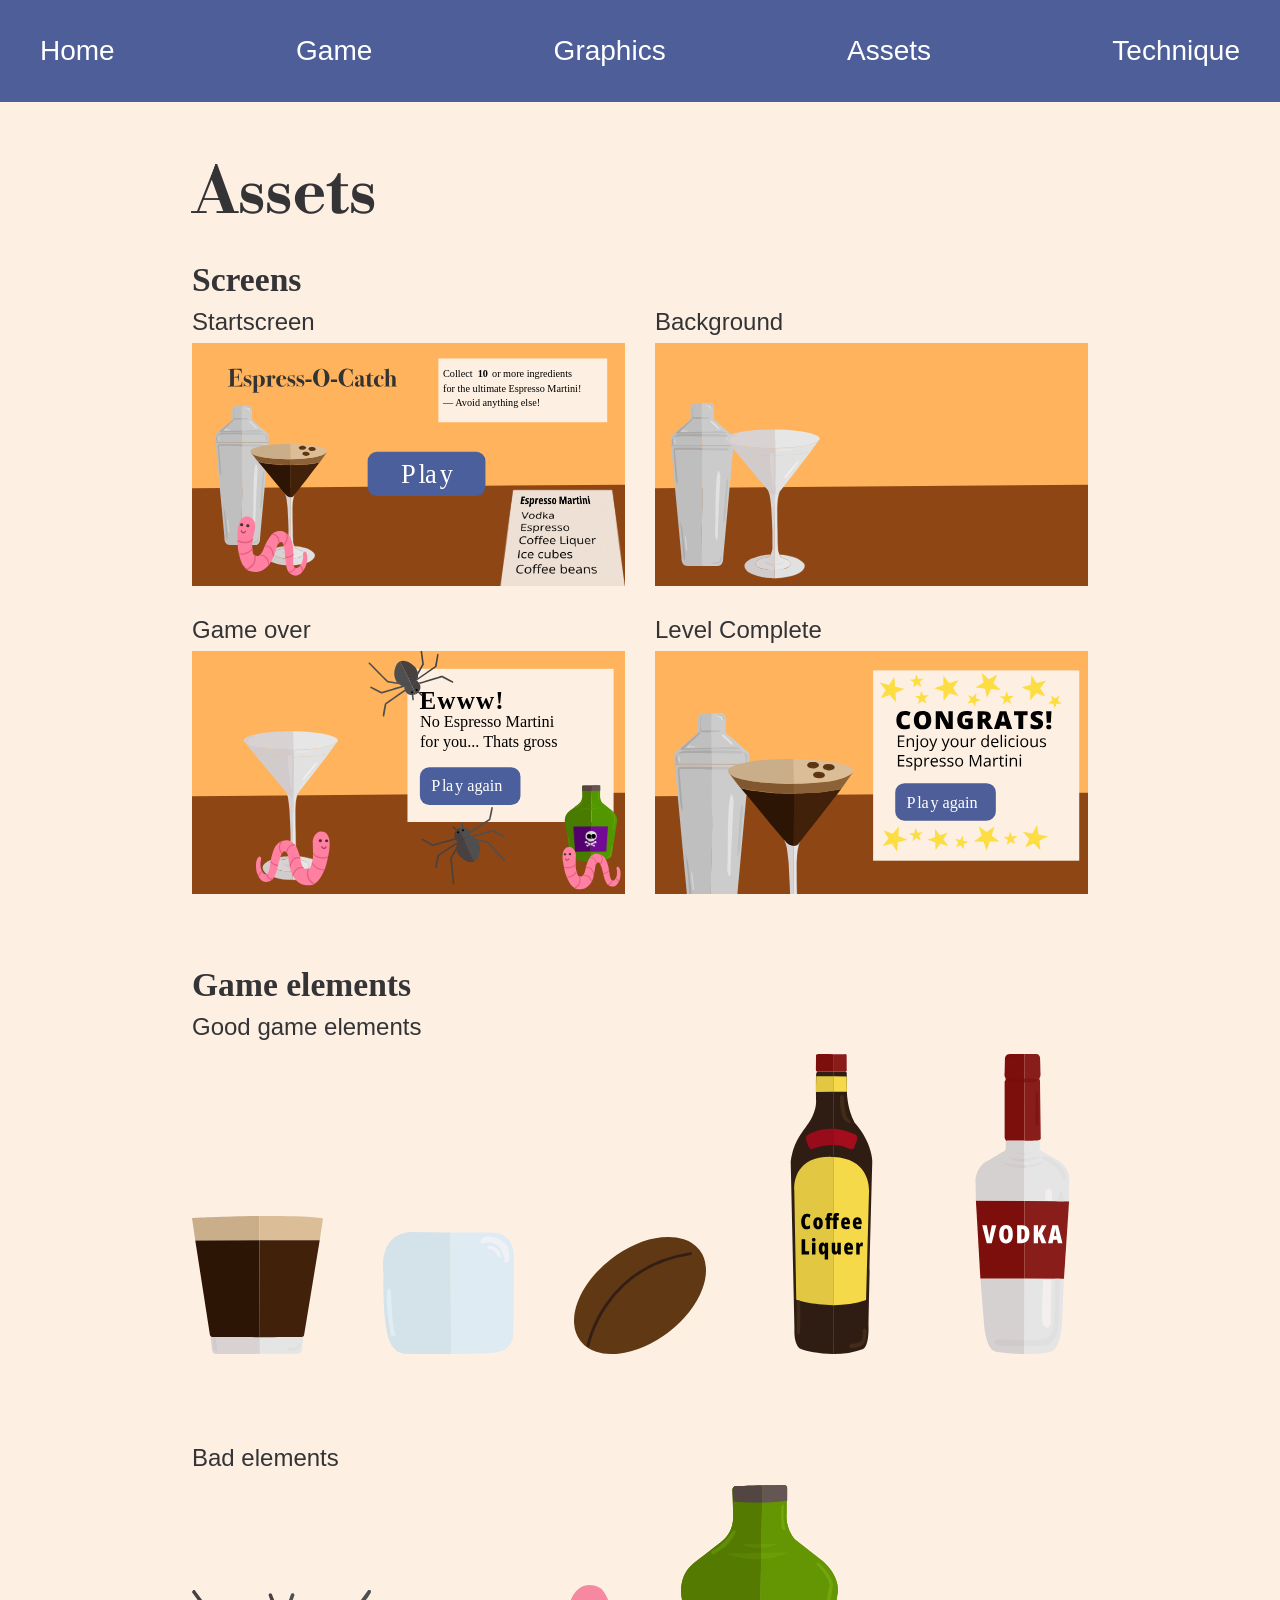
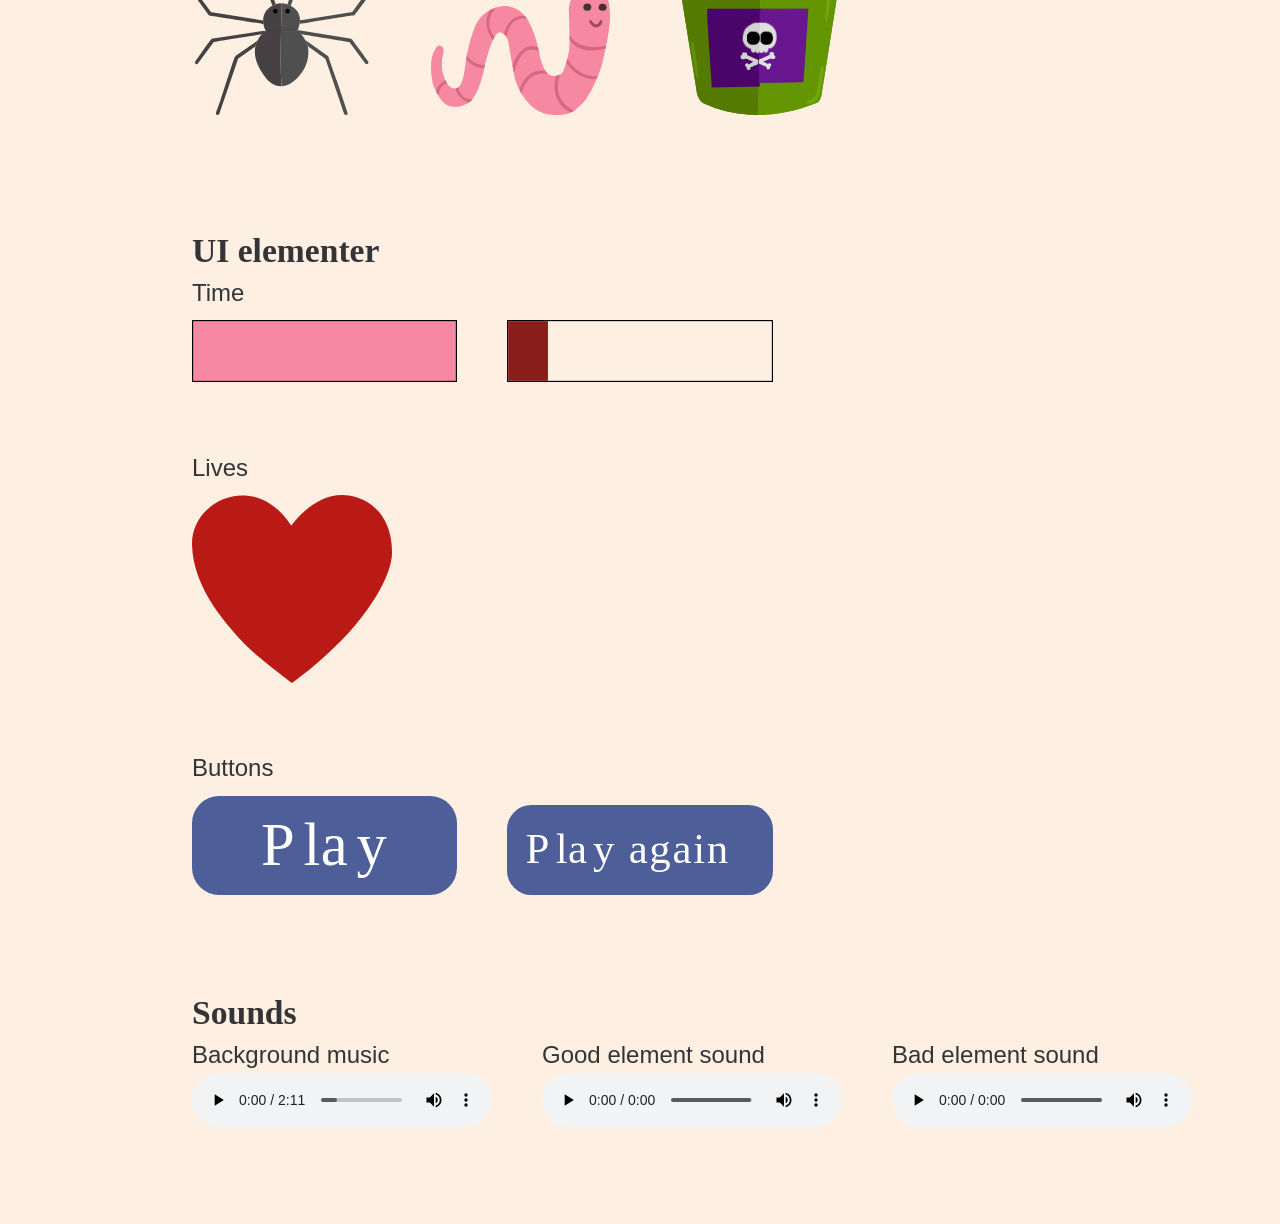
<file: assets.html>
<html lang="da">
  <head>
    <meta charset="UTF-8" />
    <meta name="viewport" content="width=device-width, initial-scale=1.0" />
    <title>Assets</title>
    <link rel="preconnect" href="https://fonts.googleapis.com" />
    <link rel="preconnect" href="https://fonts.gstatic.com" crossorigin />
    <link
      href="https://fonts.googleapis.com/css2?family=Bodoni+Moda:ital,opsz,wght@0,6..96,400..900;1,6..96,400..900&family=Edu+VIC+WA+NT+Beginner:wght@400..700&family=Inter:ital,opsz,wght@0,14..32,100..900;1,14..32,100..900&family=Libre+Bodoni:ital,wght@0,400..700;1,400..700&family=Varela+Round&display=swap"
      rel="stylesheet"
    />

    <link rel="stylesheet" href="css/layout.css" />
    <link rel="stylesheet" href="css/style.css" />
    <link rel="stylesheet" href="css/header.css" />
  </head>
  <body>
    <header>
      <nav>
        <ul class="menu">
          <li><a href="index.html">Home</a></li>
          <li><a href="spil.html">Game</a></li>
          <li><a href="grafik.html">Graphics</a></li>
          <li><a href="assets.html">Assets</a></li>
          <li><a href="teknik.html">Technique</a></li>
        </ul>
        <div class="burger">
          <div class="line"></div>
          <div class="line"></div>
          <div class="line"></div>
        </div>
      </nav>
    </header>
    <main>
      <h1>Assets</h1>
      <h2>Screens</h2>

      <article class="screens">
        <div class="startscreen">
          <h3>Startscreen</h3>
          <img src="svg/forside.svg" alt="Startscreen" />
        </div>
        <div class="background">
          <h3>Background</h3>
          <img src="svg/spilskaerm.svg" alt="Game background" />
        </div>
        <div class="gameover">
          <h3>Game over</h3>
          <img src="svg/gameover.svg" alt="Game over" />
        </div>
        <div class="levelcomplete">
          <h3>Level Complete</h3>
          <img src="svg/levelcomplete.svg" alt="Level complete" />
        </div>
      </article>

      <h2>Game elements</h2>

      <h3>Good game elements</h3>
      <article class="goodelements">
        <img src="svg/espresso.svg" alt="Espresso" />
        <img src="svg/isterning.svg" alt="Icecube" />
        <img src="svg/kaffebonne.svg" alt="Coffee bean" />
        <img src="svg/kahlua.svg" alt="Coffee liquor" class="tall" />
        <img src="svg/vodka.svg" alt="Vodka" class="tall" />
      </article>

      <h3>Bad elements</h3>
      <article class="badelements">
        <img src="svg/edderkop.svg" alt="Spider" />
        <img src="svg/orm.svg" alt="Worm" />
        <img src="svg/gift.svg" alt="Poison" />
      </article>

      <div class="uielements">
        <h2>UI elementer</h2>
        <h3>Time</h3>
        <article class="grid_1-1">
          <img src="svg/timefull.svg" alt="Fuld tids-element" />
          <img src="svg/timeend.svg" alt="Slut tids-element" />
        </article>
        <h3>Lives</h3>
        <img src="svg/hjerte.svg" alt="Hjerte for liv" class="heart" />
        <h3>Buttons</h3>
        <article class="grid_1-1">
          <img src="svg/play.svg" alt="Spil knap" />
          <img src="svg/playagain.svg" alt="Spil igen knap" />
        </article>
      </div>
      <h2>Sounds</h2>
      <article class="grid_1-1">
        <div>
          <h3>Background music</h3>
          <audio src="lyde/baggrundsmusik.mp3" id="backgroundmusic" controls></audio>
        </div>
        <div>
          <h3>Good element sound</h3>
          <audio src="lyde/yay.mp3" id="yay_sound" controls></audio>
        </div>
        <div>
          <h3>Bad element sound</h3>
          <audio src="lyde/ew.mp3" id="bad_sound" controls></audio>
        </div>
      </article>
    </main>
    <script src="js/burger.js"></script>
  </body>
</html>
</file>
<file: css/layout.css>
@media (min-width: 1000px) {
  .screens {
    display: grid;
    grid-template-columns: 1fr 1fr;
    grid-template-rows: auto auto;
    gap: 30px;
  }

  .screens .startscreen,
  .screens .levelcomplete {
    grid-column: span 1;
  }

  .screens .gameover,
  .screens .background {
    grid-column: span 1;
  }

  .goodelements {
    display: grid;
    grid-template-columns: repeat(5, 1fr);
    gap: 60px;
    align-items: end;
    margin-bottom: 10%;
  }

  .goodelements img {
    max-height: 300px;
    min-width: auto;
  }

  .badelements {
    display: grid;
    grid-template-columns: repeat(4, 1fr);
    gap: 60px;
    align-items: end;
    margin-bottom: 10%;
  }

  .badelements img {
    max-height: 230px;
    min-width: auto;
  }

  .grid_1-1 {
    display: grid;
    grid-template-columns: 1fr 1fr 1fr;
    gap: 50px;
    align-items: end;
    margin-bottom: 8%;
  }

  .inspiration {
    display: grid;
    grid-template-columns: 2fr 1fr;
    gap: 70px;
  }

  .inspiration2 {
    display: grid;
    grid-template-columns: 2fr 1fr;
    gap: 60px;
    margin: 5% 0;
  }

  .grid_1-1-1 {
    display: grid;
    grid-template-columns: 1fr 1fr 1fr;
    gap: 40px;
    padding-bottom: 8%;
  }
}

@media (max-width: 1000px) {
  .screens {
    display: grid;
    grid-template-columns: 1fr;
    gap: 50px;
    margin: 4% 0 10%;
  }

  .goodelements {
    display: grid;
    grid-template-columns: 1fr;
    gap: 60px;
    margin: 4% 0 10%;
  }

  .goodelements img {
    max-width: 42%;
  }

  .badelements {
    display: grid;
    grid-template-columns: 1fr;
    gap: 40px;
    margin: 4% 0 15%;
  }

  .badelements img {
    max-width: 42%;
  }

  .grid_1-1 {
    display: grid;
    grid-template-columns: 1fr;
    gap: 50px;
    padding-bottom: 15%;
  }

  .grid_1-1 img {
    max-width: 60%;
  }

  .inspiration {
    display: grid;
    gap: 30px;
  }

  .grid_1-1-1 {
    display: grid;
    gap: 30px;
    padding: 4% 0 10%;
  }
}
</file>
<file: css/style.css>
* {
  margin: 0;
  padding: 0;
  box-sizing: border-box;
}

img {
  width: 100%;
  height: auto;
  display: block;
}

/* font-styling*/
h1 {
  font-family: libre bodoni;
  color: #343437;
  padding-top: 3%;
}

h2 {
  font-family: open sans, sans sans-serif;
  color: #343437;
}

h3 {
  font-family: open sans, sans-serif;
  color: #343437;
  padding-bottom: 1.5%;
  font-weight: 400;
}

p {
  font-family: open sans, sans-serif;
  color: #343437;
  font-size: 1rem;
  line-height: 1.8rem;
  padding-bottom: 1.5%;
}

.screens {
  padding-bottom: 5%;
}

.moodboard {
  margin: 2% 0 5%;
}

@media (min-width: 1000px) {
  h1 {
    font-size: 4rem;
  }
  h2 {
    font-size: 2.1rem;
    padding: 3% 0 1%;
  }
  h3 {
    font-size: 1.5rem;
  }

  main {
    padding: 2% 15%;
  }

  .heart {
    width: 200px;
    margin-bottom: 8%;
  }
}

@media (max-width: 1000px) {
  h1 {
    font-size: 3rem;
  }

  h2 {
    font-size: 2rem;
    padding: 7% 0 1%;
  }

  h3 {
    font-size: 1.2rem;
  }

  main {
    padding: 0 5%;
  }

  .heart {
    width: 40%;
    margin-bottom: 8%;
  }

  .inspiration img,
  .inspiration2 img {
    margin: 2% 0 7%;
  }
}
</file>
<file: css/header.css>
* {
  margin: 0;
  padding: 0;
  box-sizing: border-box;
}

img {
  width: 100%;
  height: auto;
  display: block;
}

header {
  background-color: #4e5e98;
  padding: 25px 30px;
}

.menu {
  position: relative;
  display: flex;
  justify-content: space-between;
  align-items: center;
  list-style: none;
  font-family: open sans, sans-serif;
  font-size: 30px;
}

.menu a {
  text-decoration: none;
  color: white;
}

.menu a:hover {
  text-decoration: underline;
}
main {
  background-color: #fdf0e3;
}

.menu {
  display: flex;
  list-style: none;
  margin: 0;
  font-family: open sans, sans-serif;
  font-size: 28px;
  background-color: #4e5e98;
  gap: 40px;
}

.menu li {
  margin-right: 20px;
}

.menu li:last-child {
  margin-right: 0;
}

.menu a {
  display: block;
  padding: 10px;
  color: white;
  text-decoration: none;
}

.menu a:hover {
  text-decoration: underline;
}

.burger {
  width: 30px;
  height: 20px;
  cursor: pointer;
}

.burger .line {
  width: 100%;
  height: 2px;
  background-color: white;
  margin-bottom: 5px;
  transition: 0.2s linear;
}
.burger {
  display: none;
}
@media (max-width: 1000px) {
  .menu {
    display: none;
  }
  .burger {
    display: block;
  }
  .burger.active .line:nth-child(1) {
    transform: rotate(45deg) translate(5px, 5px);
    transition: 0.2s linear;
  }

  .burger.active .line:nth-child(2) {
    opacity: 0;
    transition: 0.15s linear;
  }

  .burger.active .line:nth-child(3) {
    transform: rotate(-45deg) translate(5px, -5px);
    transition: 0.2s linear;
  }

  nav.active .menu {
    display: block;
    background-color: #4e5e98;
    position: absolute;
    top: 7%;
    left: 0;
    width: 100%;
    z-index: 1;
  }

  nav.active .menu li {
    margin: 10px 20px;
  }

  nav.active .menu a {
    font-size: 24px;
  }

  .playbutton {
    position: relative;
    background-color: transparent;
    text-decoration: none;
    padding: 280px 150px;
  }
}

@media (min-width: 1000px) {
  .playbutton {
    position: absolute;
    background-color: transparent;
    text-decoration: none;
    padding: 72px 192px;
    top: 49.3%;
    left: 8.1%;
  }
}
</file>
